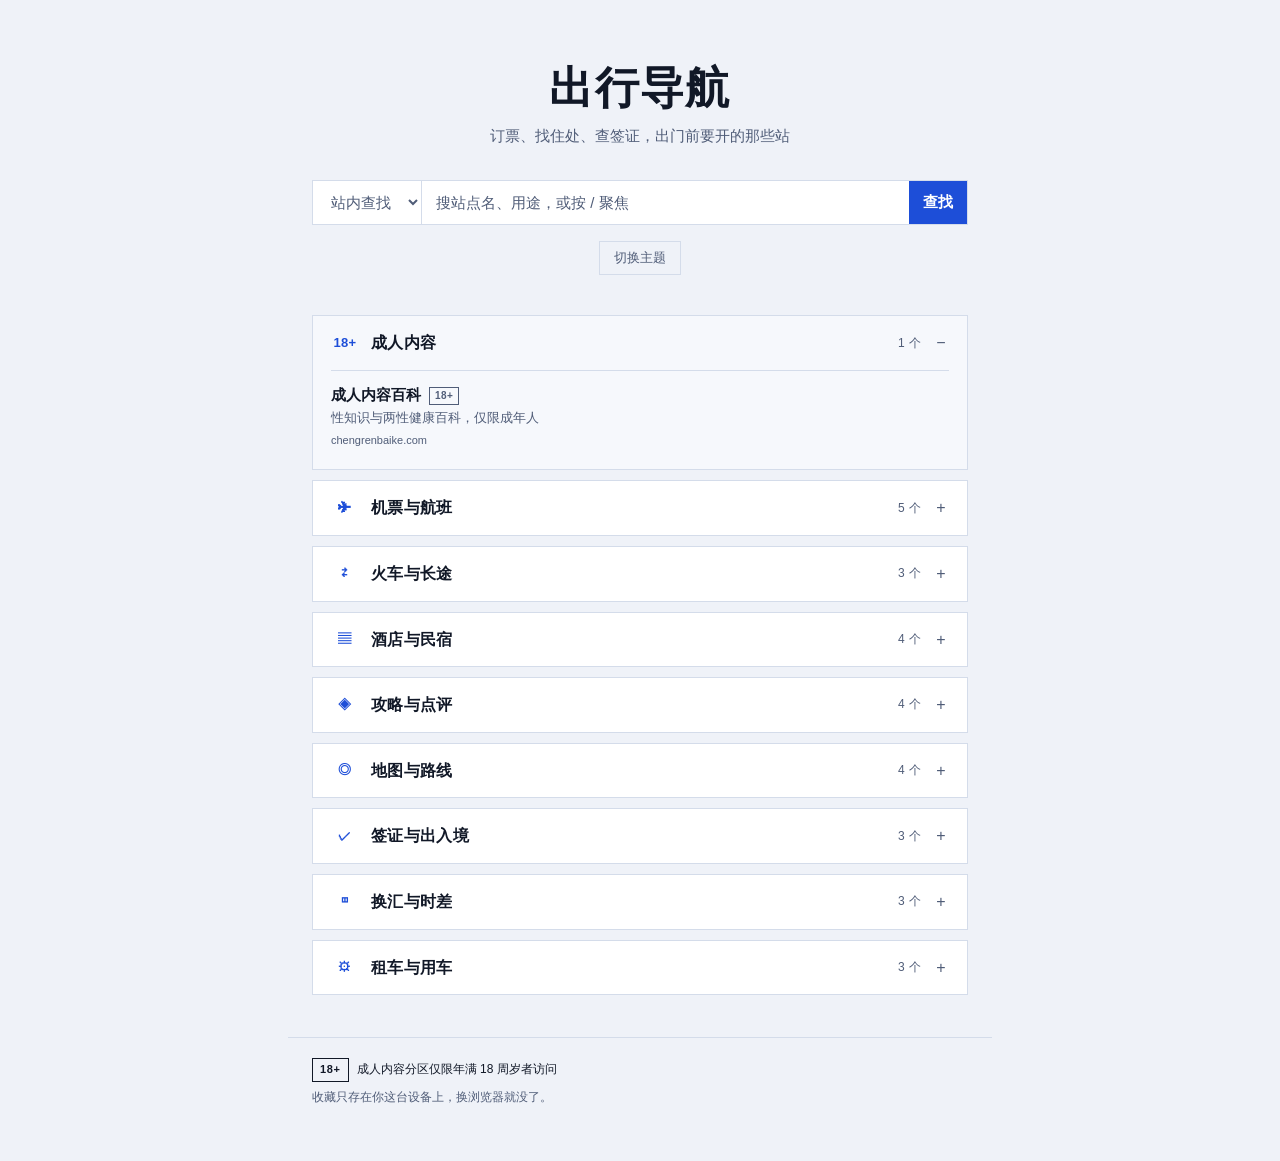
<file: index.html>
<!doctype html>
<html lang="zh-CN">
<head>
<meta charset="utf-8">
<meta name="viewport" content="width=device-width,initial-scale=1">
<title>出行导航 - 机票、火车、住宿与签证网址分类</title>
<meta name="description" content="按分类整理的出行网址：机票航班、火车长途、酒店民宿、攻略点评、地图路线、签证出入境、换汇时差与租车，支持站内查找和本地收藏。含成人内容分区，仅限 18 周岁及以上访问。">

<!-- ↓ 镜像站取消这一行注释，主力站保持注释。详见 README.md
     只开 noindex,follow。别再加 canonical：两个信号矛盾，
     canonical 会把 noindex 一并传过去。 -->
<!-- <meta name="robots" content="noindex,follow"> -->

<meta property="og:type" content="website">
<meta property="og:locale" content="zh_CN">
<meta property="og:title" content="出行导航 - 机票、火车、住宿与签证网址分类">
<meta property="og:description" content="机票、火车、住宿、攻略、签证与换汇的分类网址，支持站内查找和本地收藏。">
<!-- no-referrer 而不是 no-referrer-when-downgrade：
     后者会把完整的来源网址发给目标站，成人条目那一条尤其不该这样。 -->
<meta name="referrer" content="no-referrer">
<link rel="stylesheet" href="style.css">
</head>
<body>

<!-- 脚本没起来时的兜底。app.js 一启动就会把它藏掉。
     noscript 只管「禁用了 JS」，管不了「JS 开着但 app.js 被拦截」。 -->
<div class="boot">
  <h2>页面没能加载完整</h2>
  <p>刷新一下通常就好。如果反复这样，可能是拦截插件挡掉了本页的脚本。</p>
</div>

<noscript>
  <!-- 禁用 JS 时 .js-ok 永远不会被加上，上面那块静态兜底会一直显示，
       和这里叠成两张卡片，而且它那句「可能是拦截插件挡掉了脚本」
       在这种情况下是错的。用 noscript 里的样式把它压掉。 -->
  <style>.boot { display: none; }</style>
  <div class="boot ns">
    <h2>需要开启 JavaScript</h2>
    <p>本页的分类与查找功能依赖脚本。</p>
  </div>
  <style>.boot.ns { display: block; }</style>
</noscript>

<div id="shell" class="shell" hidden>

  <!-- 这一套以查找为中心：大搜索框居中当主角，
       分类在下面折叠排列，而不是铺满一屏。 -->
  <header class="hero">
    <h1 class="title" id="brand-name">出行导航</h1>
    <p class="lede" id="brand-tag"></p>

    <form id="find-form" class="find" role="search">
      <label class="sr-only" for="engine">查找方式</label>
      <select id="engine">
        <option value="local">站内查找</option>
        <option value="baidu">百度</option>
        <option value="bing">Bing</option>
        <option value="google">Google</option>
      </select>
      <label class="sr-only" for="find">关键词</label>
      <input id="find" type="search" placeholder="搜站点名、用途，或按 / 聚焦" autocomplete="off" spellcheck="false">
      <button type="submit">查找</button>
    </form>

    <!-- aria-label 必须包含可见文字「切换主题」，
         否则语音控制念可见文字匹配不上（WCAG 2.5.3）。 -->
    <button type="button" id="theme" class="theme" aria-label="切换主题">切换主题</button>
  </header>

  <main class="main">
    <div id="groups"></div>
    <!-- role=status：筛到零结果时读屏器要能播报出来，
         否则分区悄悄消失、这句话从没被读过。 -->
    <p id="empty" class="empty" role="status" hidden></p>
  </main>

  <footer class="foot">
    <p class="foot-age"><span class="mark">18+</span> 成人内容分区仅限年满 18 周岁者访问</p>
    <p class="foot-note" id="foot-note"></p>
  </footer>
</div>

<!-- 成人条目的点击确认。只拦那一条，其余链接照常直达。 -->
<div id="ask" class="ask" role="dialog" aria-modal="true" aria-labelledby="ask-title" hidden>
  <div class="ask-panel">
    <p class="mark-row"><span class="mark">18+</span></p>
    <h2 id="ask-title">这是成人内容</h2>
    <p class="ask-body">你正要打开 <span id="ask-name"></span>，内容面向成年人。请确认你已满 18 周岁。</p>
    <div class="ask-actions">
      <button type="button" id="ask-ok" class="btn">我已满 18 周岁，继续</button>
      <button type="button" id="ask-no" class="btn btn-quiet">取消</button>
    </div>
    <p class="ask-fine">确认结果只存在这台设备的浏览器里，下次不再询问。</p>
  </div>
</div>

<script src="sites.js"></script>
<script src="app.js"></script>
</body>
</html>
</file>
<file: style.css>
/* 出行导航 ---------------------------------------------------
   第六套视觉与模板。和前五个刻意区分：
   baike-nav 深李木墨 + 黄铜 + 宋体 + 目录引点线
   nav-hub   冷灰 + 正红 + 黑体重字 + 大块标识条
   changyong 深靛蓝 + 青绿 + 左侧栏锚点 + 无框密排
   zhaizai   浅暖底 + 浓紫 + 顶部分类条 + 有框卡片
   lifenav   浅绿白 + 深绿 + 左侧竖排标签页
   本站      深夜航蓝 + 电光蓝 + 居中大搜索 + 原生 details 折叠

   折叠用原生 <details>/<summary>：展开收起、键盘操作和
   读屏器语义都由浏览器负责，不用自己造一套 ARIA。 */

:root {
  color-scheme: dark light;

  --ground: #0F1420;
  --panel:  #161D2E;
  --raise:  #1C2538;
  --ink:    #E6EAF2;
  --muted:  #97A3BC;
  --line:   #27314A;
  --accent: #6CA0FF;
  --on-accent: #0B1220;

  --sans: "PingFang SC", "Microsoft YaHei", "Hiragino Sans GB", "Noto Sans SC", sans-serif;
}

/* 手动切到深色时也要显式声明，否则系统是浅色的话，
   UA 画的滚动条、select 弹出层会继续用浅色，压在深底上很刺眼。 */
[data-theme="dark"] { color-scheme: dark; }

[data-theme="light"] {
  color-scheme: light;
  --ground: #EFF2F8;
  --panel:  #FFFFFF;
  --raise:  #F6F8FC;
  --ink:    #111827;
  --muted:  #505D78;
  --line:   #D4DCEA;
  --accent: #1D4ED8;
  --on-accent: #FFFFFF;
}

*, *::before, *::after { box-sizing: border-box; }

html { -webkit-text-size-adjust: 100%; }

body {
  margin: 0;
  background: var(--ground);
  color: var(--ink);
  font-family: var(--sans);
  font-size: 16px;
  line-height: 1.6;
}

a { color: inherit; text-decoration: none; }

.sr-only {
  position: absolute; width: 1px; height: 1px;
  margin: -1px; padding: 0; overflow: hidden;
  clip: rect(0 0 0 0); white-space: nowrap; border: 0;
}

:focus-visible { outline: 2px solid var(--accent); outline-offset: 2px; }

/* 凡是会被 JS 切 hidden 的元素都显式写一条：
   作者样式里的 display 会压过浏览器默认的 [hidden]{display:none}。 */
.shell[hidden], .sect[hidden], .item[hidden],
.empty[hidden], .ask[hidden] { display: none; }

/* 头部：查找是主角 ------------------------------------------ */

.hero {
  max-width: 44rem;
  margin: 0 auto;
  padding: 4rem 1.5rem 2.5rem;
  text-align: center;
}

.title {
  font-size: clamp(2rem, 7vw, 2.75rem);
  font-weight: 700;
  letter-spacing: .03em;
  line-height: 1.1;
  margin: 0;
}

.lede { margin: .75rem 0 2rem; font-size: .9375rem; color: var(--muted); }

.find {
  display: flex;
  border: 1px solid var(--line);
  background: var(--panel);
  text-align: left;
}

.find:focus-within { border-color: var(--accent); }

.find select, .find input, .find button {
  font-family: inherit;
  font-size: .9375rem;
  border: 0;
  background: transparent;
  color: var(--ink);
  padding: .75rem .875rem;
}

.find select {
  flex: none;
  border-right: 1px solid var(--line);
  color: var(--muted);
  cursor: pointer;
}

.find input { flex: 1 1 auto; min-width: 0; }
.find input::placeholder { color: var(--muted); }

.find button {
  flex: none;
  background: var(--accent);
  color: var(--on-accent);
  font-weight: 600;
  cursor: pointer;
}

.theme {
  margin-top: 1rem;
  font-family: inherit;
  font-size: .8125rem;
  padding: .4375rem .875rem;
  border: 1px solid var(--line);
  background: transparent;
  color: var(--muted);
  cursor: pointer;
  transition: color .14s ease, border-color .14s ease;
}

.theme:hover { color: var(--ink); border-color: var(--ink); }

/* 折叠分区 -------------------------------------------------- */

.main { max-width: 44rem; margin: 0 auto; padding: 0 1.5rem 2rem; }

.sect {
  background: var(--panel);
  border: 1px solid var(--line);
  margin-bottom: .625rem;
}

.sect[open] { background: var(--raise); }

.sum {
  display: flex;
  align-items: center;
  gap: .75rem;
  padding: .875rem 1.125rem;
  cursor: pointer;
  list-style: none;
  font-weight: 600;
  letter-spacing: .02em;
}

/* 去掉浏览器自带的三角，用右侧的 + / − 代替 */
.sum::-webkit-details-marker { display: none; }
.sum::marker { content: ''; }

.sum:hover { color: var(--accent); }

.sum-glyph { flex: none; width: 1.75rem; font-size: .8125rem; color: var(--accent); text-align: center; }
.sum-count { margin-left: auto; font-size: .75rem; font-weight: 400; color: var(--muted); }

.sum-sign {
  flex: none;
  width: 1rem;
  text-align: center;
  font-size: 1rem;
  font-weight: 400;
  color: var(--muted);
}

.sect[open] > .sum > .sum-sign::after { content: '\2212'; }  /* − */
.sum-sign::after { content: '+'; }

/* 条目 ------------------------------------------------------ */

.rows { padding: 0 1.125rem .5rem; }

.item { position: relative; border-top: 1px solid var(--line); }

.item-link { display: block; padding: .75rem 2.25rem .75rem 0; }

.item-name { display: block; font-size: .9375rem; font-weight: 600; }

.item-note { display: block; margin-top: .0625rem; font-size: .8125rem; color: var(--muted); }

/* 不要再叠 opacity：11px 的字本来就贴着 4.5:1 的门槛，
   乘上 .72 之后只剩 3 点几，低视力用户根本读不清。 */
.item-host {
  display: block;
  margin-top: .1875rem;
  font-size: .6875rem;
  color: var(--muted);
  overflow: hidden;
  text-overflow: ellipsis;
  white-space: nowrap;
}

.item-link:hover .item-name,
.item-link:focus-visible .item-name { color: var(--accent); }

/* 18+ 角标走描边：这一套只想要一个实色（电光蓝） */
.item-badge {
  display: inline-block;
  margin-left: .5rem;
  padding: 0 .3125rem;
  border: 1px solid currentColor;
  color: var(--muted);
  font-size: .625rem;
  font-weight: 700;
  letter-spacing: .04em;
  vertical-align: .1em;
}

/* 收藏星 */

.star {
  position: absolute;
  top: .625rem;
  right: 0;
  width: 1.75rem;
  height: 1.75rem;
  padding: 0;
  border: 0;
  background: transparent;
  color: var(--muted);
  font-size: 1rem;
  line-height: 1;
  cursor: pointer;
  opacity: 0;
  transition: opacity .14s ease, color .14s ease;
}

.item:hover .star,
.star:focus-visible,
.star[aria-pressed="true"] { opacity: 1; }

.star:hover, .star[aria-pressed="true"] { color: var(--accent); }

/* 触屏没有 hover，星标会一直全透明，收藏功能等于不存在 */
@media (hover: none) { .star { opacity: .55; } }

/* 空结果 / 兜底 --------------------------------------------- */

.empty, .boot, .notice {
  background: var(--panel);
  border: 1px solid var(--line);
  padding: 1.5rem 1.25rem;
  font-size: .9375rem;
  color: var(--muted);
  margin: 0;
}

.boot, .notice { max-width: 26rem; margin: 4rem auto; }
.notice { max-width: none; margin: 0; }

/* 只藏静态的 .boot。JS 注入的提示框必须用 .notice，
   同名的话刚创建就会被这条规则藏掉，兜底等于白写。 */
.js-ok .boot { display: none; }

.boot h2, .notice h2 { font-size: 1.25rem; font-weight: 700; color: var(--ink); margin: 0 0 .5rem; }
.boot p, .notice p { margin: 0; font-size: .875rem; }

/* 页脚 ------------------------------------------------------ */

.foot {
  max-width: 44rem;
  margin: 0 auto;
  padding: 1.25rem 1.5rem 3rem;
  border-top: 1px solid var(--line);
  font-size: .75rem;
  color: var(--muted);
}

.foot p { margin: 0 0 .375rem; }
.foot-age { display: flex; align-items: center; gap: .5rem; color: var(--ink); }

.mark {
  padding: .125rem .4375rem;
  border: 1px solid currentColor;
  font-size: .6875rem;
  font-weight: 700;
  letter-spacing: .06em;
}

/* 成人条目的点击确认 ---------------------------------------- */

.ask {
  position: fixed;
  inset: 0;
  z-index: 20;
  display: flex;
  align-items: flex-start;
  justify-content: center;
  /* 必须能滚：矮视口下面板会被切掉，按钮就点不着了 */
  overflow: auto;
  padding: 1.5rem;
  background: rgba(6, 10, 18, .82);
}

.ask-panel {
  width: 100%;
  max-width: 26rem;
  margin: auto;
  background: var(--panel);
  border: 1px solid var(--line);
  border-top: 3px solid var(--accent);
  padding: 1.625rem 1.5rem 1.375rem;
}

.mark-row { margin: 0 0 .875rem; }
.ask-panel h2 { font-size: 1.375rem; font-weight: 700; margin: 0 0 .5rem; }
.ask-body { font-size: .9375rem; margin: 0 0 1.25rem; }
.ask-body span { font-weight: 600; }
.ask-actions { display: flex; flex-wrap: wrap; gap: .625rem; margin-bottom: .875rem; }

.btn {
  font-family: inherit;
  font-size: .875rem;
  font-weight: 600;
  padding: .625rem 1.125rem;
  background: var(--accent);
  color: var(--on-accent);
  border: 1px solid var(--accent);
  cursor: pointer;
}

.btn:hover { opacity: .88; }

.btn-quiet {
  background: transparent;
  color: var(--muted);
  border-color: var(--line);
  font-weight: 400;
}

.btn-quiet:hover { opacity: 1; color: var(--ink); border-color: var(--ink); }
.ask-fine { font-size: .6875rem; color: var(--muted); margin: 0; }

/* 窄屏 ------------------------------------------------------ */

@media (max-width: 34rem) {
  .hero { padding: 2.5rem 1rem 1.75rem; }
  .main { padding: 0 1rem 1.5rem; }
  .foot { padding: 1.25rem 1rem 2.5rem; }
  .find select { padding-left: .625rem; padding-right: .5rem; }
}

@media (prefers-reduced-motion: reduce) {
  *, *::before, *::after { transition-duration: .01ms !important; }
}
</file>
